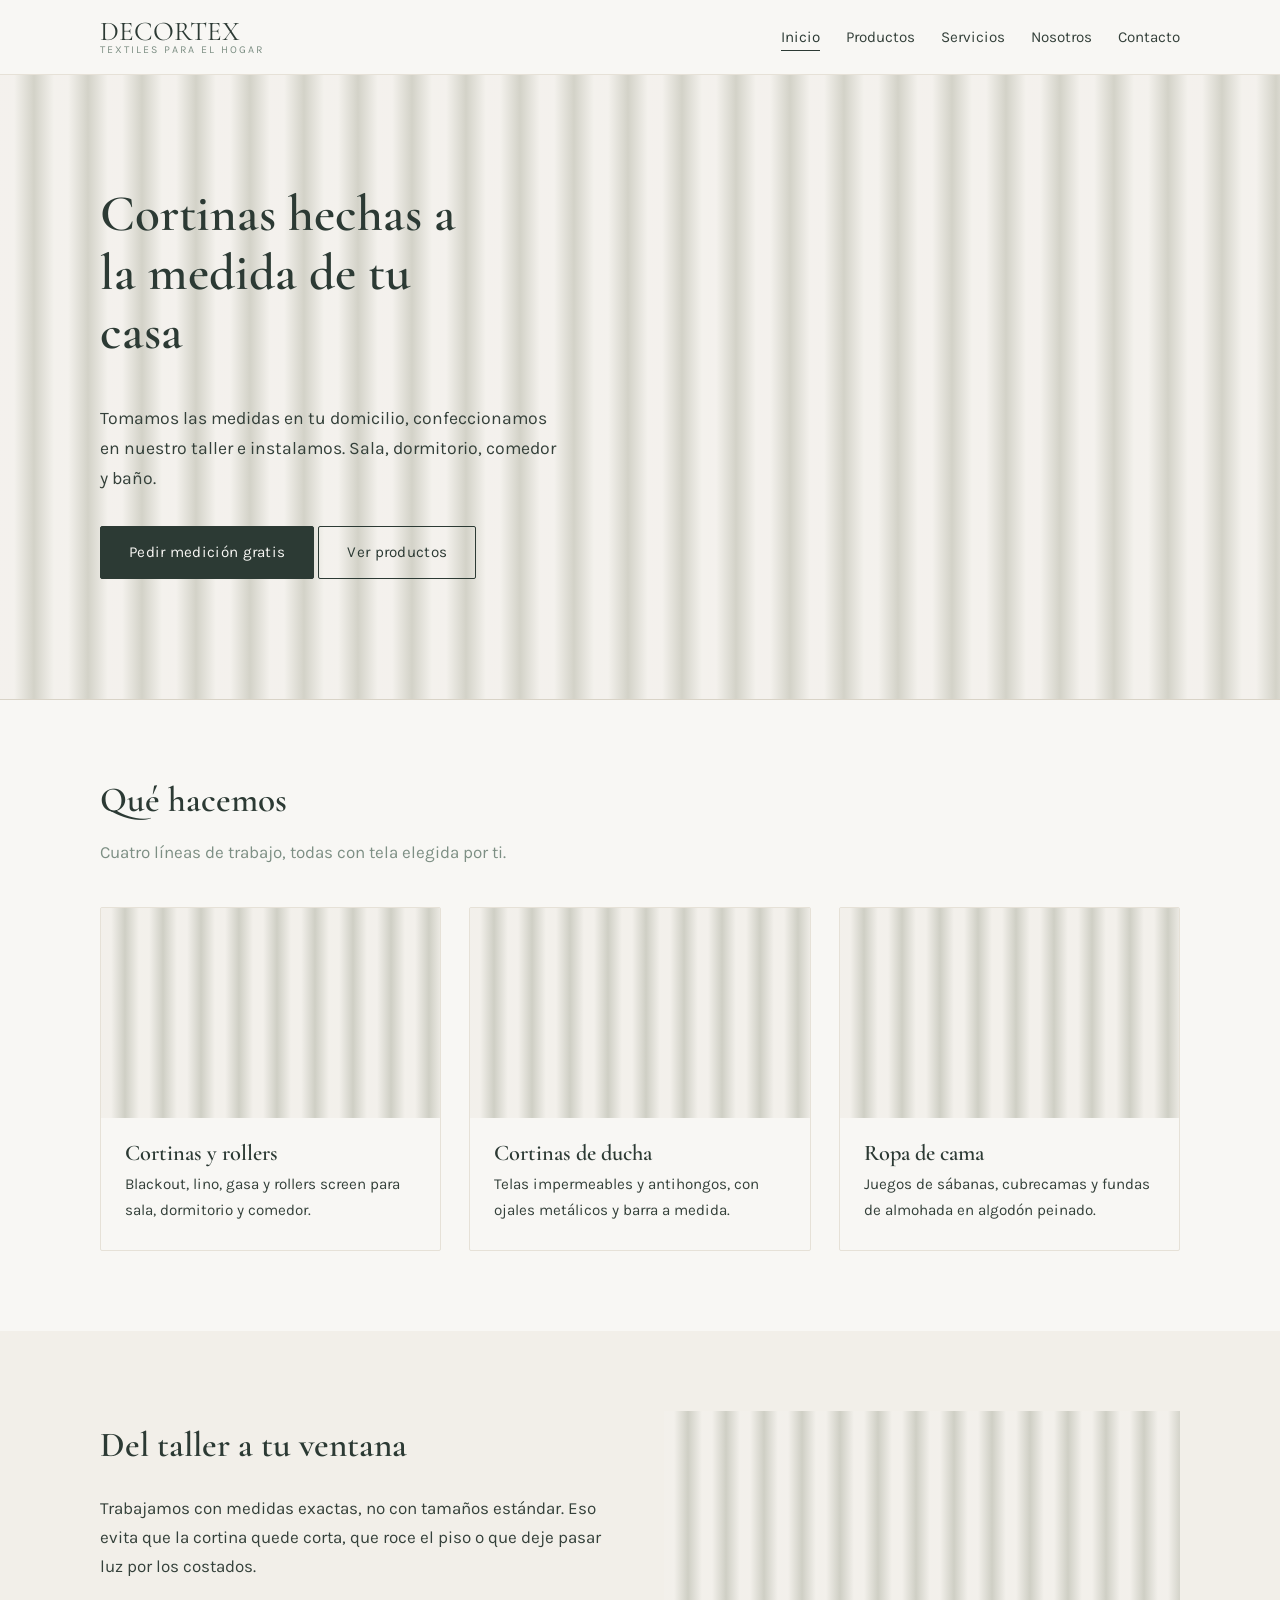
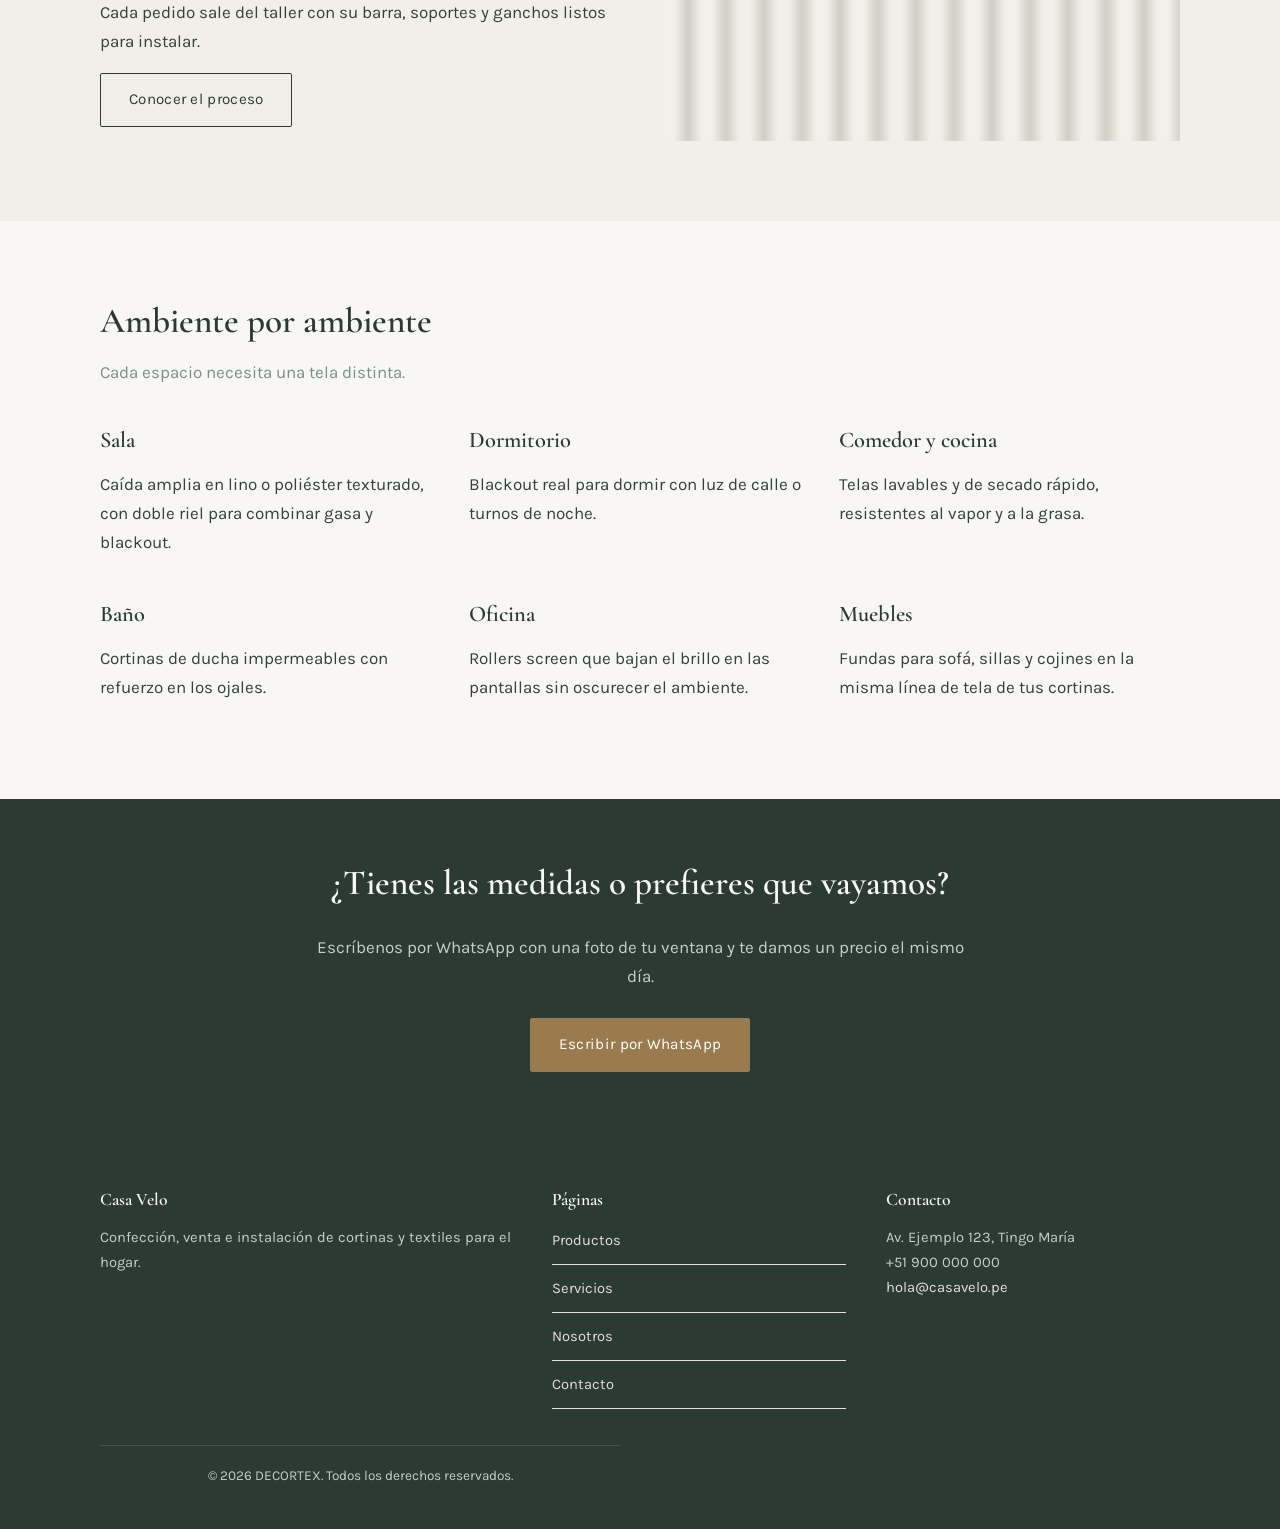
<file: index.html>
<!DOCTYPE html>
<html lang="es">
<head>
  <meta charset="UTF-8">
  <meta name="viewport" content="width=device-width, initial-scale=1.0">
  <title>Casa Velo | Cortinas y textiles para el hogar</title>
  <meta name="description" content="Confección e instalación de cortinas, rollers, sábanas, cortinas de ducha y fundas para muebles.">
  <link rel="preconnect" href="https://fonts.googleapis.com">
  <link rel="preconnect" href="https://fonts.gstatic.com" crossorigin>
  <link href="https://fonts.googleapis.com/css2?family=Cormorant+Garamond:wght@500;600&family=Karla:wght@400;500&display=swap" rel="stylesheet">
  <link rel="stylesheet" href="estilos.css">
  
</head>
<body>

  <!-- ===== Cabecera con el menú (se repite igual en todas las páginas) ===== -->
  <header class="cabecera">
    <div class="contenedor barra">
      <a href="index.html" class="logo">DECORTEX<span>TEXTILES PARA EL HOGAR</span></a>
      <nav>
        <ul class="menu">
          <li><a href="index.html" class="activo">Inicio</a></li>
          <li><a href="productos.html">Productos</a></li>
          <li><a href="servicios.html">Servicios</a></li>
          <li><a href="nosotros.html">Nosotros</a></li>
          <li><a href="contacto.html">Contacto</a></li>
        </ul>
      </nav>
    </div>
  </header>

  <!-- ===== Portada ===== -->
  <section class="portada">
    <div class="contenedor portada-texto">
      <h1>Cortinas hechas a la medida de tu casa</h1>
      <p>Tomamos las medidas en tu domicilio, confeccionamos en nuestro taller e instalamos. Sala, dormitorio, comedor y baño.</p>
      <a href="contacto.html" class="boton">Pedir medición gratis</a>
      <a href="productos.html" class="boton boton-claro">Ver productos</a>
    </div>
  </section>

  <!-- ===== Categorías principales ===== -->
  <section class="seccion">
    <div class="contenedor">
      <h2 class="titulo-seccion">Qué hacemos</h2>
      <p class="bajada">Cuatro líneas de trabajo, todas con tela elegida por ti.</p>

      <div class="grilla-3">
        <article class="tarjeta">
          <div class="foto"></div>
          <div class="tarjeta-texto">
            <h3>Cortinas y rollers</h3>
            <p>Blackout, lino, gasa y rollers screen para sala, dormitorio y comedor.</p>
          </div>
        </article>

        <article class="tarjeta">
          <div class="foto"></div>
          <div class="tarjeta-texto">
            <h3>Cortinas de ducha</h3>
            <p>Telas impermeables y antihongos, con ojales metálicos y barra a medida.</p>
          </div>
        </article>

        <article class="tarjeta">
          <div class="foto"></div>
          <div class="tarjeta-texto">
            <h3>Ropa de cama</h3>
            <p>Juegos de sábanas, cubrecamas y fundas de almohada en algodón peinado.</p>
          </div>
        </article>
      </div>
    </div>
  </section>

  <!-- ===== Bloque de texto + imagen ===== -->
  <section class="seccion seccion-arena">
    <div class="contenedor grilla-2">
      <div>
        <h2>Del taller a tu ventana</h2>
        <p>Trabajamos con medidas exactas, no con tamaños estándar. Eso evita que la cortina quede corta, que roce el piso o que deje pasar luz por los costados.</p>
        <p>Cada pedido sale del taller con su barra, soportes y ganchos listos para instalar.</p>
        <a href="servicios.html" class="boton boton-claro">Conocer el proceso</a>
      </div>
      <div class="foto foto-alta"></div>
    </div>
  </section>

  <!-- ===== Ambientes ===== -->
  <section class="seccion">
    <div class="contenedor">
      <h2 class="titulo-seccion">Ambiente por ambiente</h2>
      <p class="bajada">Cada espacio necesita una tela distinta.</p>

      <div class="grilla-3">
        <div>
          <h3>Sala</h3>
          <p>Caída amplia en lino o poliéster texturado, con doble riel para combinar gasa y blackout.</p>
        </div>
        <div>
          <h3>Dormitorio</h3>
          <p>Blackout real para dormir con luz de calle o turnos de noche.</p>
        </div>
        <div>
          <h3>Comedor y cocina</h3>
          <p>Telas lavables y de secado rápido, resistentes al vapor y a la grasa.</p>
        </div>
        <div>
          <h3>Baño</h3>
          <p>Cortinas de ducha impermeables con refuerzo en los ojales.</p>
        </div>
        <div>
          <h3>Oficina</h3>
          <p>Rollers screen que bajan el brillo en las pantallas sin oscurecer el ambiente.</p>
        </div>
        <div>
          <h3>Muebles</h3>
          <p>Fundas para sofá, sillas y cojines en la misma línea de tela de tus cortinas.</p>
        </div>
      </div>
    </div>
  </section>

  <!-- ===== Llamada a la acción ===== -->
  <section class="franja">
    <div class="contenedor">
      <h2>¿Tienes las medidas o prefieres que vayamos?</h2>
      <p>Escríbenos por WhatsApp con una foto de tu ventana y te damos un precio el mismo día.</p>
      <a href="contacto.html" class="boton">Escribir por WhatsApp</a>
    </div>
  </section>

  <!-- ===== Pie de página (se repite igual en todas las páginas) ===== -->
  <footer class="pie">
    <div class="contenedor">
      <div class="pie-columnas">
        <div>
          <h3>Casa Velo</h3>
          <p>Confección, venta e instalación de cortinas y textiles para el hogar.</p>
        </div>
        <div>
          <h3>Páginas</h3>
          <ul class="lista-limpia">
            <li><a href="productos.html">Productos</a></li>
            <li><a href="servicios.html">Servicios</a></li>
            <li><a href="nosotros.html">Nosotros</a></li>
            <li><a href="contacto.html">Contacto</a></li>
          </ul>
        </div>
        <div>
          <h3>Contacto</h3>
          <p>
            Av. Ejemplo 123, Tingo María<br>
            +51 900 000 000<br>
            <a href="mailto:hola@casavelo.pe">hola@casavelo.pe</a>
          </p>
        </div>
      </div>
      <p class="pie-final">© 2026 DECORTEX. Todos los derechos reservados.</p>
    </div>
  </footer>

</body>
</html>
</file>
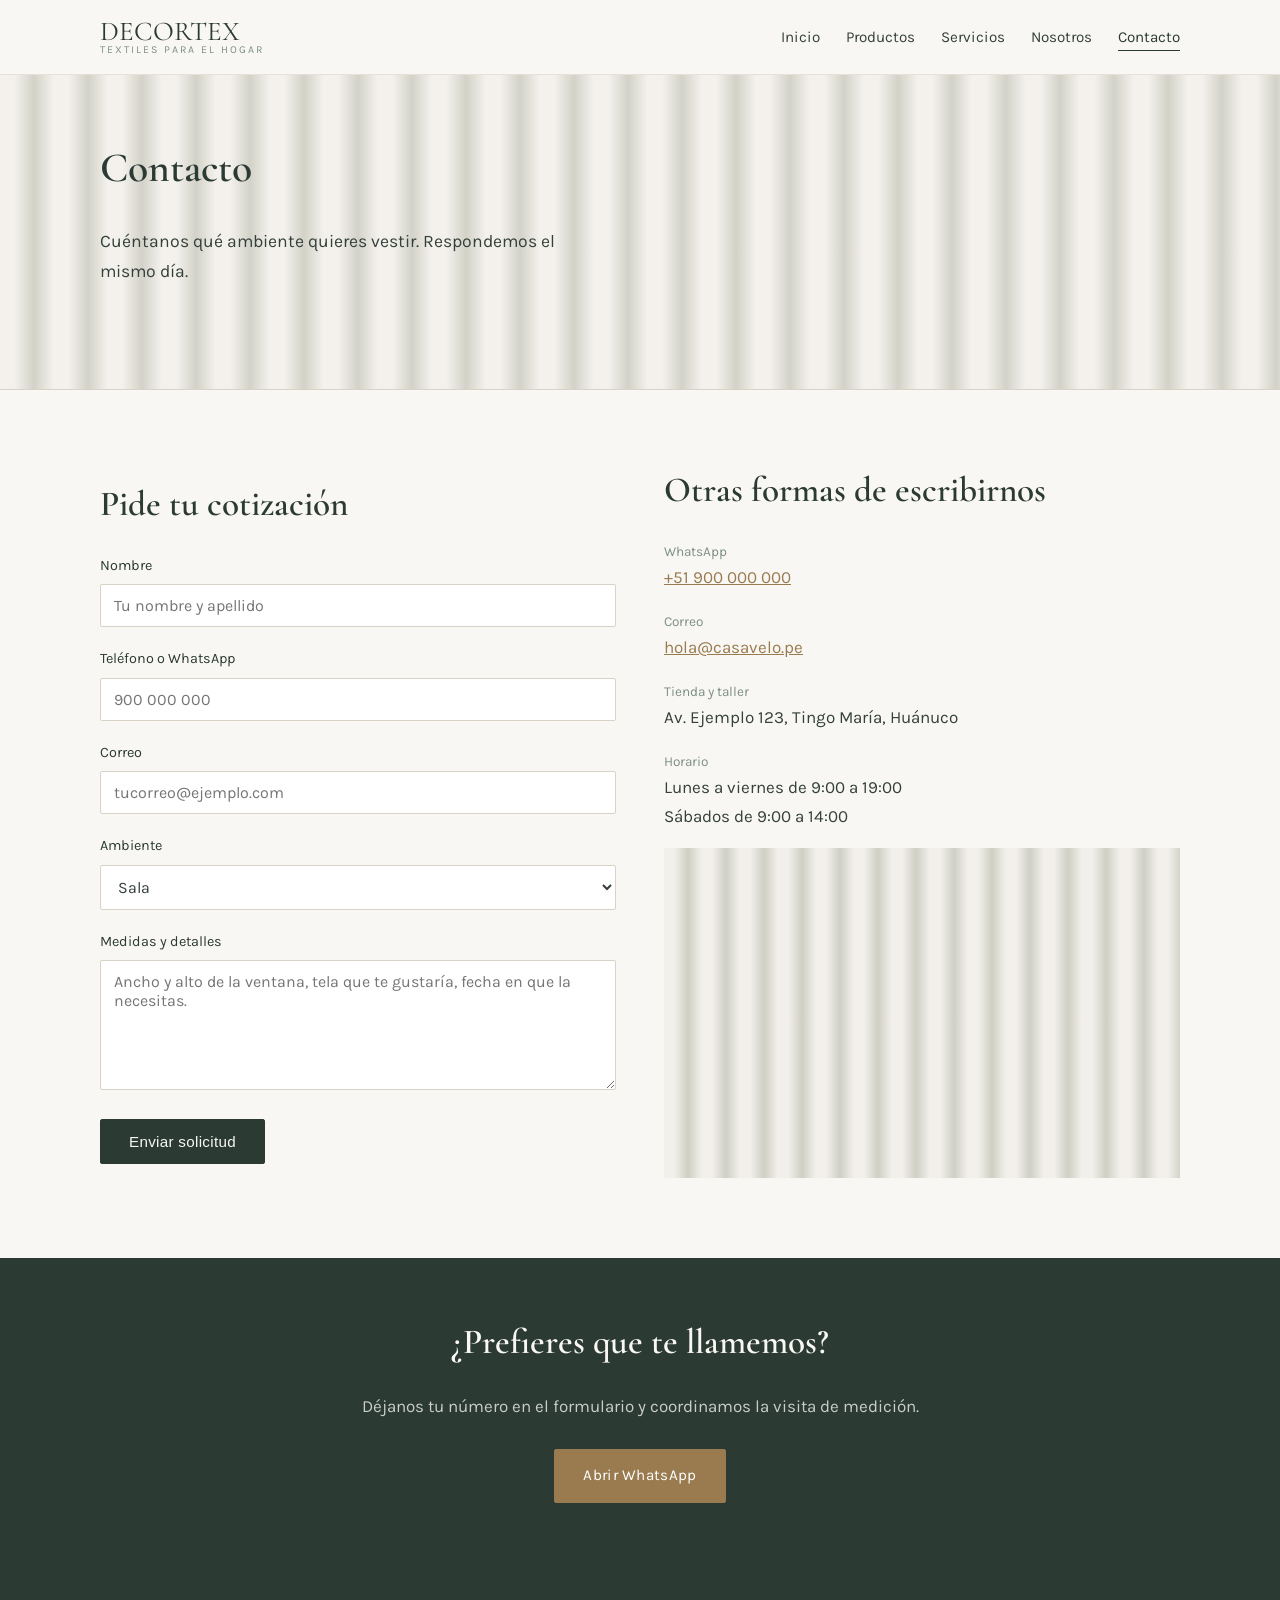
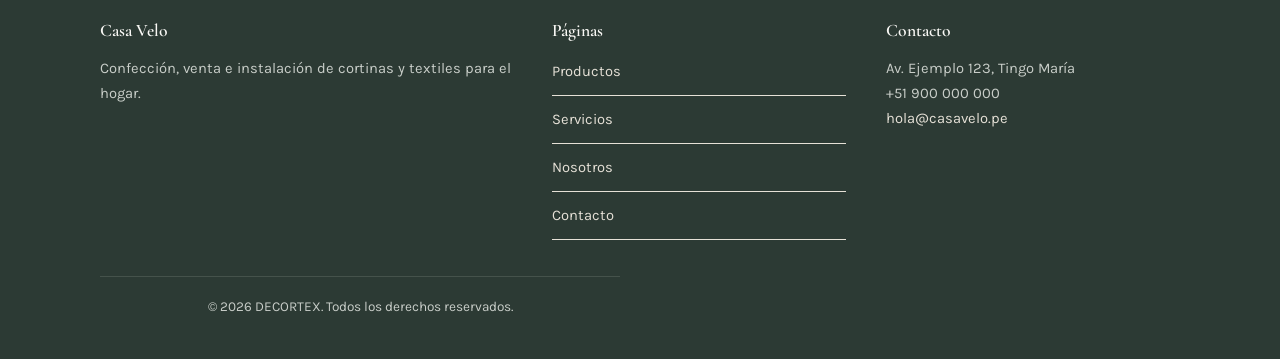
<file: contacto.html>
<!DOCTYPE html>
<html lang="es">
<head>
  <meta charset="UTF-8">
  <meta name="viewport" content="width=device-width, initial-scale=1.0">
  <title>Contacto | Casa Velo</title>
  <meta name="description" content="Pide tu cotización de cortinas: teléfono, WhatsApp, correo y formulario.">
  <link rel="preconnect" href="https://fonts.googleapis.com">
  <link rel="preconnect" href="https://fonts.gstatic.com" crossorigin>
  <link href="https://fonts.googleapis.com/css2?family=Cormorant+Garamond:wght@500;600&family=Karla:wght@400;500&display=swap" rel="stylesheet">
  <link rel="stylesheet" href="estilos.css">
</head>
<body>

  <header class="cabecera">
    <div class="contenedor barra">
      <a href="index.html" class="logo">DECORTEX<span>TEXTILES PARA EL HOGAR</span></a>
      <nav>
        <ul class="menu">
          <li><a href="index.html">Inicio</a></li>
          <li><a href="productos.html">Productos</a></li>
          <li><a href="servicios.html">Servicios</a></li>
          <li><a href="nosotros.html">Nosotros</a></li>
          <li><a href="contacto.html" class="activo">Contacto</a></li>
        </ul>
      </nav>
    </div>
  </header>

  <section class="portada portada-interior">
    <div class="contenedor portada-texto">
      <h1>Contacto</h1>
      <p>Cuéntanos qué ambiente quieres vestir. Respondemos el mismo día.</p>
    </div>
  </section>

  <section class="seccion">
    <div class="contenedor grilla-2">

      <!-- ===== Formulario =====
           Este formulario todavía no envía nada: HTML solo arma la
           interfaz. Cuando quieras que llegue a tu correo, puedes usar
           un servicio como Formspree en el atributo action. -->
      <div>
        <h2>Pide tu cotización</h2>
        <form class="formulario" action="#" method="post">

          <label for="nombre">Nombre</label>
          <input type="text" id="nombre" name="nombre" placeholder="Tu nombre y apellido" required>

          <label for="telefono">Teléfono o WhatsApp</label>
          <input type="tel" id="telefono" name="telefono" placeholder="900 000 000" required>

          <label for="correo">Correo</label>
          <input type="email" id="correo" name="correo" placeholder="tucorreo@ejemplo.com">

          <label for="ambiente">Ambiente</label>
          <select id="ambiente" name="ambiente">
            <option value="sala">Sala</option>
            <option value="dormitorio">Dormitorio</option>
            <option value="comedor">Comedor o cocina</option>
            <option value="bano">Baño</option>
            <option value="oficina">Oficina</option>
            <option value="otro">Otro</option>
          </select>

          <label for="mensaje">Medidas y detalles</label>
          <textarea id="mensaje" name="mensaje" placeholder="Ancho y alto de la ventana, tela que te gustaría, fecha en que la necesitas."></textarea>

          <button type="submit" class="boton">Enviar solicitud</button>
        </form>
      </div>

      <!-- ===== Datos de contacto ===== -->
      <div class="datos-contacto">
        <h2>Otras formas de escribirnos</h2>

        <p>
          <span class="dato-titulo">WhatsApp</span>
          <a href="https://wa.me/51900000000">+51 900 000 000</a>
        </p>

        <p>
          <span class="dato-titulo">Correo</span>
          <a href="mailto:hola@casavelo.pe">hola@casavelo.pe</a>
        </p>

        <p>
          <span class="dato-titulo">Tienda y taller</span>
          Av. Ejemplo 123, Tingo María, Huánuco
        </p>

        <p>
          <span class="dato-titulo">Horario</span>
          Lunes a viernes de 9:00 a 19:00<br>
          Sábados de 9:00 a 14:00
        </p>

        <div class="foto foto-alta"></div>
      </div>

    </div>
  </section>

  <section class="franja">
    <div class="contenedor">
      <h2>¿Prefieres que te llamemos?</h2>
      <p>Déjanos tu número en el formulario y coordinamos la visita de medición.</p>
      <a href="https://wa.me/51900000000" class="boton">Abrir WhatsApp</a>
    </div>
  </section>

  <footer class="pie">
    <div class="contenedor">
      <div class="pie-columnas">
        <div>
          <h3>Casa Velo</h3>
          <p>Confección, venta e instalación de cortinas y textiles para el hogar.</p>
        </div>
        <div>
          <h3>Páginas</h3>
          <ul class="lista-limpia">
            <li><a href="productos.html">Productos</a></li>
            <li><a href="servicios.html">Servicios</a></li>
            <li><a href="nosotros.html">Nosotros</a></li>
            <li><a href="contacto.html">Contacto</a></li>
          </ul>
        </div>
        <div>
          <h3>Contacto</h3>
          <p>
            Av. Ejemplo 123, Tingo María<br>
            +51 900 000 000<br>
            <a href="mailto:hola@casavelo.pe">hola@casavelo.pe</a>
          </p>
        </div>
      </div>
      <p class="pie-final">© 2026 DECORTEX. Todos los derechos reservados.</p>
    </div>
  </footer>

</body>
</html>
</file>
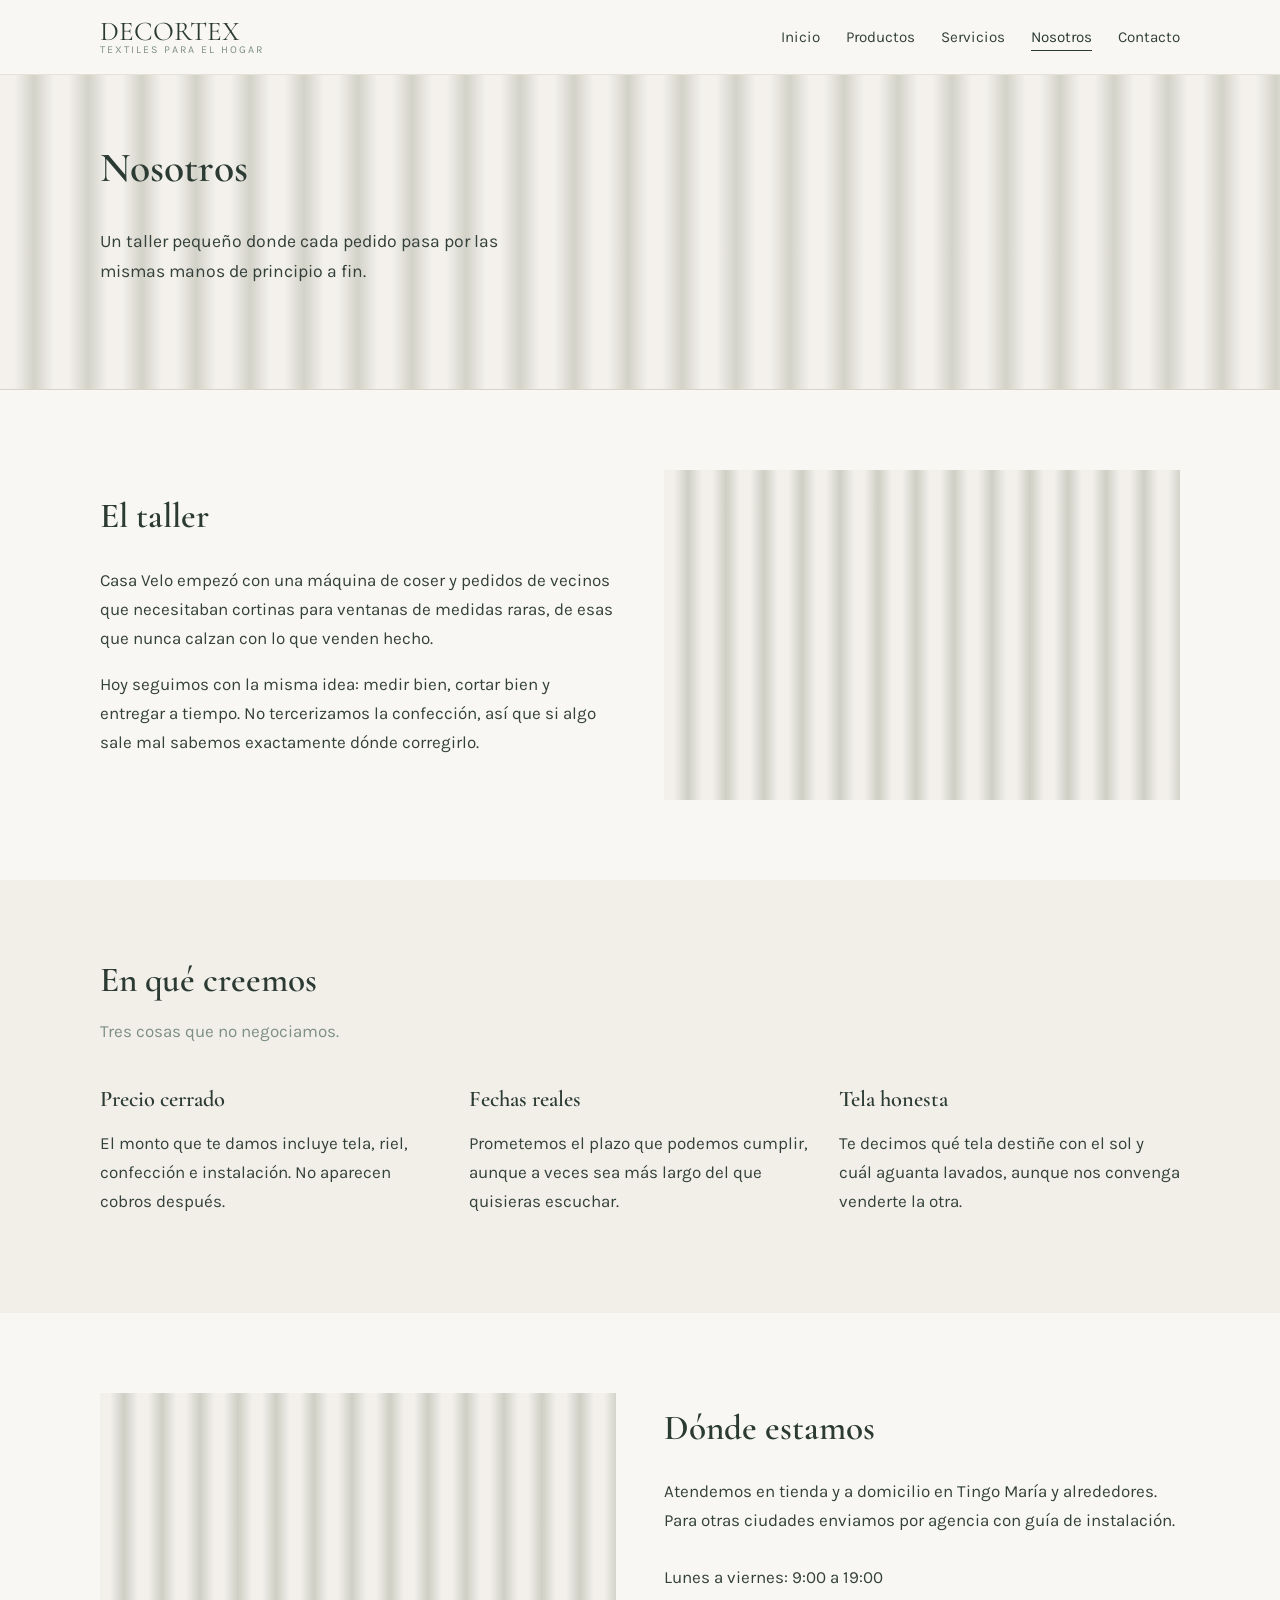
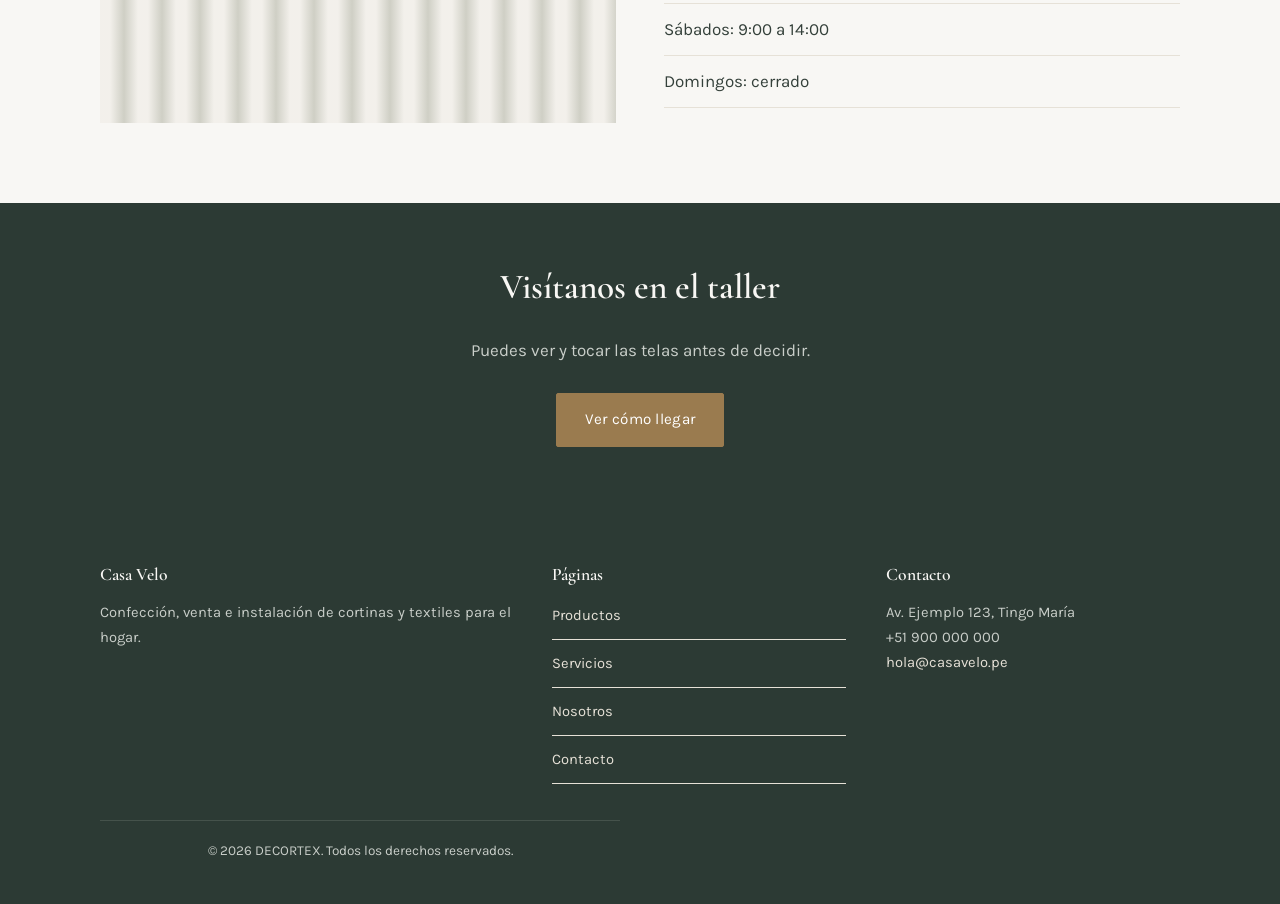
<file: nosotros.html>
<!DOCTYPE html>
<html lang="es">
<head>
  <meta charset="UTF-8">
  <meta name="viewport" content="width=device-width, initial-scale=1.0">
  <title>Nosotros | Casa Velo</title>
  <meta name="description" content="Taller familiar de confección de cortinas y textiles para el hogar.">
  <link rel="preconnect" href="https://fonts.googleapis.com">
  <link rel="preconnect" href="https://fonts.gstatic.com" crossorigin>
  <link href="https://fonts.googleapis.com/css2?family=Cormorant+Garamond:wght@500;600&family=Karla:wght@400;500&display=swap" rel="stylesheet">
  <link rel="stylesheet" href="estilos.css">
</head>
<body>

  <header class="cabecera">
    <div class="contenedor barra">
      <a href="index.html" class="logo">DECORTEX<span>TEXTILES PARA EL HOGAR</span></a>
      <nav>
        <ul class="menu">
          <li><a href="index.html">Inicio</a></li>
          <li><a href="productos.html">Productos</a></li>
          <li><a href="servicios.html">Servicios</a></li>
          <li><a href="nosotros.html" class="activo">Nosotros</a></li>
          <li><a href="contacto.html">Contacto</a></li>
        </ul>
      </nav>
    </div>
  </header>

  <section class="portada portada-interior">
    <div class="contenedor portada-texto">
      <h1>Nosotros</h1>
      <p>Un taller pequeño donde cada pedido pasa por las mismas manos de principio a fin.</p>
    </div>
  </section>

  <section class="seccion">
    <div class="contenedor grilla-2">
      <div>
        <h2>El taller</h2>
        <p>Casa Velo empezó con una máquina de coser y pedidos de vecinos que necesitaban cortinas para ventanas de medidas raras, de esas que nunca calzan con lo que venden hecho.</p>
        <p>Hoy seguimos con la misma idea: medir bien, cortar bien y entregar a tiempo. No tercerizamos la confección, así que si algo sale mal sabemos exactamente dónde corregirlo.</p>
      </div>
      <div class="foto foto-alta"></div>
    </div>
  </section>

  <section class="seccion seccion-arena">
    <div class="contenedor">
      <h2 class="titulo-seccion">En qué creemos</h2>
      <p class="bajada">Tres cosas que no negociamos.</p>

      <div class="grilla-3">
        <div>
          <h3>Precio cerrado</h3>
          <p>El monto que te damos incluye tela, riel, confección e instalación. No aparecen cobros después.</p>
        </div>
        <div>
          <h3>Fechas reales</h3>
          <p>Prometemos el plazo que podemos cumplir, aunque a veces sea más largo del que quisieras escuchar.</p>
        </div>
        <div>
          <h3>Tela honesta</h3>
          <p>Te decimos qué tela destiñe con el sol y cuál aguanta lavados, aunque nos convenga venderte la otra.</p>
        </div>
      </div>
    </div>
  </section>

  <section class="seccion">
    <div class="contenedor grilla-2">
      <div class="foto foto-alta"></div>
      <div>
        <h2>Dónde estamos</h2>
        <p>Atendemos en tienda y a domicilio en Tingo María y alrededores. Para otras ciudades enviamos por agencia con guía de instalación.</p>
        <ul class="lista-limpia">
          <li>Lunes a viernes: 9:00 a 19:00</li>
          <li>Sábados: 9:00 a 14:00</li>
          <li>Domingos: cerrado</li>
        </ul>
      </div>
    </div>
  </section>

  <section class="franja">
    <div class="contenedor">
      <h2>Visítanos en el taller</h2>
      <p>Puedes ver y tocar las telas antes de decidir.</p>
      <a href="contacto.html" class="boton">Ver cómo llegar</a>
    </div>
  </section>

  <footer class="pie">
    <div class="contenedor">
      <div class="pie-columnas">
        <div>
          <h3>Casa Velo</h3>
          <p>Confección, venta e instalación de cortinas y textiles para el hogar.</p>
        </div>
        <div>
          <h3>Páginas</h3>
          <ul class="lista-limpia">
            <li><a href="productos.html">Productos</a></li>
            <li><a href="servicios.html">Servicios</a></li>
            <li><a href="nosotros.html">Nosotros</a></li>
            <li><a href="contacto.html">Contacto</a></li>
          </ul>
        </div>
        <div>
          <h3>Contacto</h3>
          <p>
            Av. Ejemplo 123, Tingo María<br>
            +51 900 000 000<br>
            <a href="mailto:hola@casavelo.pe">hola@casavelo.pe</a>
          </p>
        </div>
      </div>
      <p class="pie-final">© 2026 DECORTEX. Todos los derechos reservados.</p>
    </div>
  </footer>

</body>
</html>
</file>
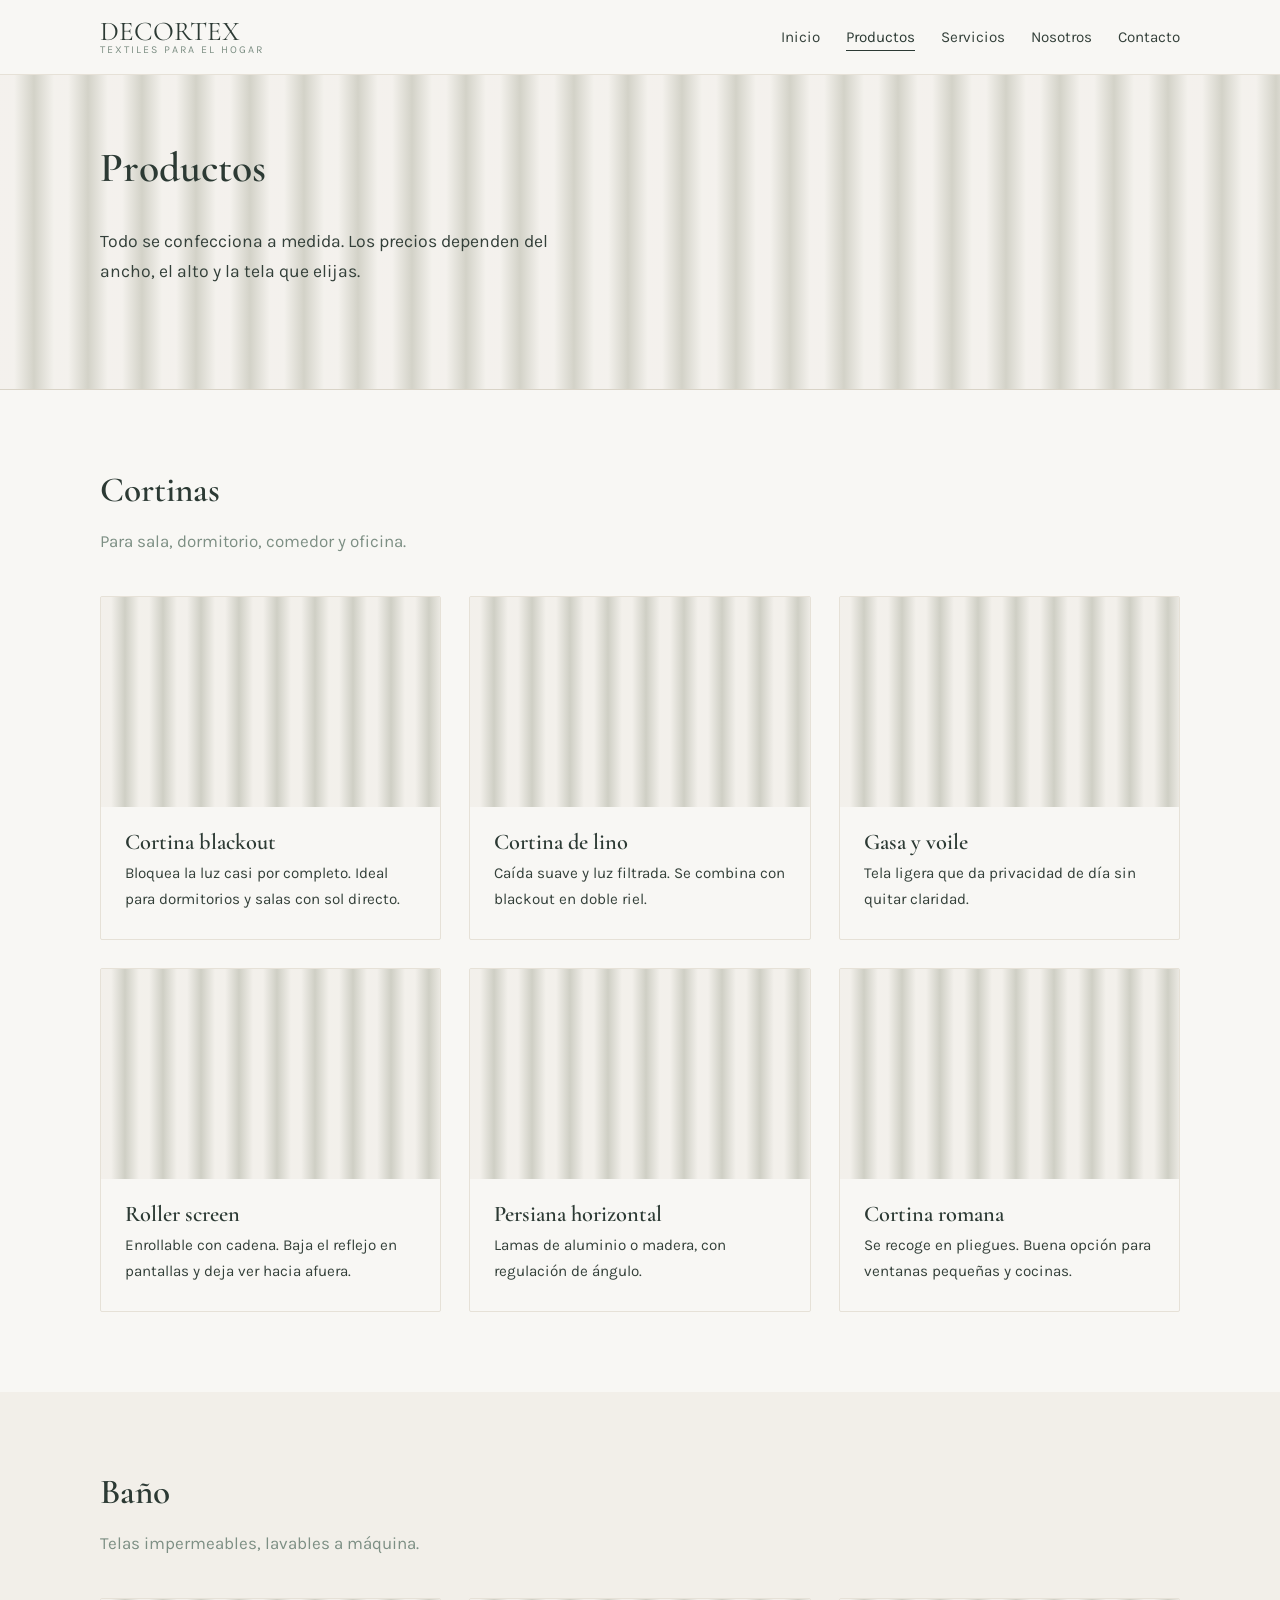
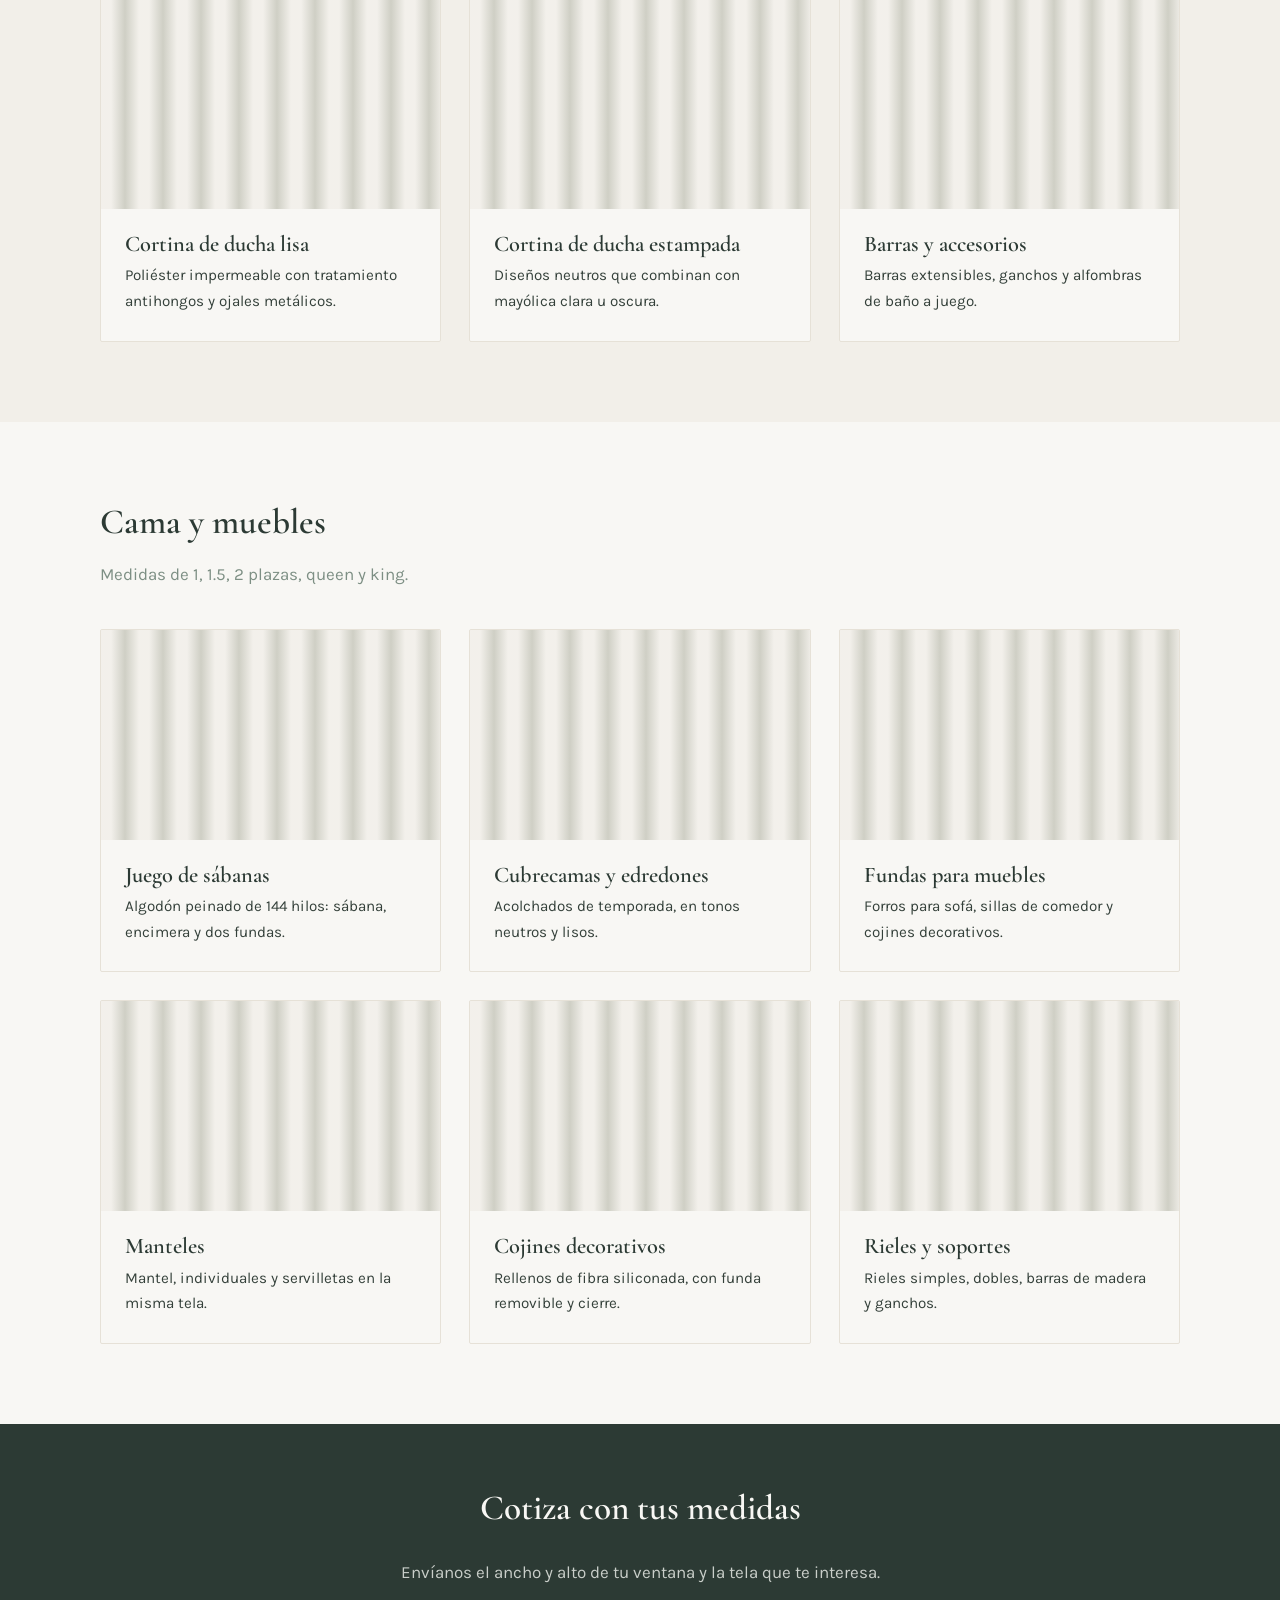
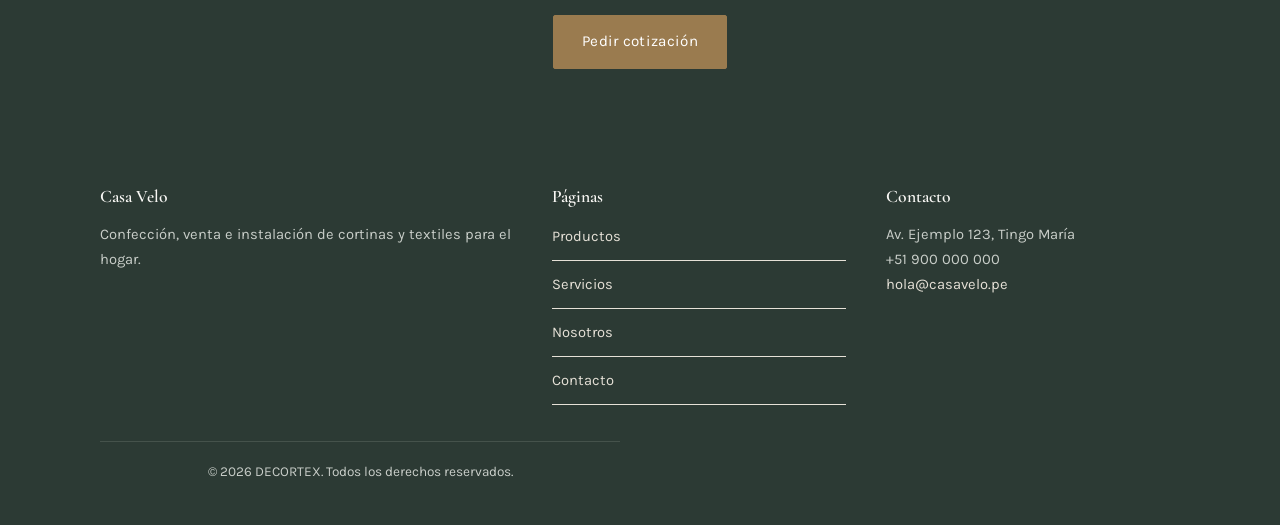
<file: productos.html>
<!DOCTYPE html>
<html lang="es">
<head>
  <meta charset="UTF-8">
  <meta name="viewport" content="width=device-width, initial-scale=1.0">
  <title>Productos | Casa Velo</title>
  <meta name="description" content="Cortinas, rollers, persianas, sábanas, cortinas de ducha y fundas para muebles.">
  <link rel="preconnect" href="https://fonts.googleapis.com">
  <link rel="preconnect" href="https://fonts.gstatic.com" crossorigin>
  <link href="https://fonts.googleapis.com/css2?family=Cormorant+Garamond:wght@500;600&family=Karla:wght@400;500&display=swap" rel="stylesheet">
  <link rel="stylesheet" href="estilos.css">
</head>
<body>

  <header class="cabecera">
    <div class="contenedor barra">
      <a href="index.html" class="logo">DECORTEX<span>TEXTILES PARA EL HOGAR</span></a>
      <nav>
        <ul class="menu">
          <li><a href="index.html">Inicio</a></li>
          <li><a href="productos.html" class="activo">Productos</a></li>
          <li><a href="servicios.html">Servicios</a></li>
          <li><a href="nosotros.html">Nosotros</a></li>
          <li><a href="contacto.html">Contacto</a></li>
        </ul>
      </nav>
    </div>
  </header>

  <section class="portada portada-interior">
    <div class="contenedor portada-texto">
      <h1>Productos</h1>
      <p>Todo se confecciona a medida. Los precios dependen del ancho, el alto y la tela que elijas.</p>
    </div>
  </section>

  <!-- ===== Cortinas ===== -->
  <section class="seccion">
    <div class="contenedor">
      <h2 class="titulo-seccion">Cortinas</h2>
      <p class="bajada">Para sala, dormitorio, comedor y oficina.</p>

      <div class="grilla-3">
        <article class="tarjeta">
          <div class="foto"></div>
          <div class="tarjeta-texto">
            <h3>Cortina blackout</h3>
            <p>Bloquea la luz casi por completo. Ideal para dormitorios y salas con sol directo.</p>
          </div>
        </article>

        <article class="tarjeta">
          <div class="foto"></div>
          <div class="tarjeta-texto">
            <h3>Cortina de lino</h3>
            <p>Caída suave y luz filtrada. Se combina con blackout en doble riel.</p>
          </div>
        </article>

        <article class="tarjeta">
          <div class="foto"></div>
          <div class="tarjeta-texto">
            <h3>Gasa y voile</h3>
            <p>Tela ligera que da privacidad de día sin quitar claridad.</p>
          </div>
        </article>

        <article class="tarjeta">
          <div class="foto"></div>
          <div class="tarjeta-texto">
            <h3>Roller screen</h3>
            <p>Enrollable con cadena. Baja el reflejo en pantallas y deja ver hacia afuera.</p>
          </div>
        </article>

        <article class="tarjeta">
          <div class="foto"></div>
          <div class="tarjeta-texto">
            <h3>Persiana horizontal</h3>
            <p>Lamas de aluminio o madera, con regulación de ángulo.</p>
          </div>
        </article>

        <article class="tarjeta">
          <div class="foto"></div>
          <div class="tarjeta-texto">
            <h3>Cortina romana</h3>
            <p>Se recoge en pliegues. Buena opción para ventanas pequeñas y cocinas.</p>
          </div>
        </article>
      </div>
    </div>
  </section>

  <!-- ===== Baño ===== -->
  <section class="seccion seccion-arena">
    <div class="contenedor">
      <h2 class="titulo-seccion">Baño</h2>
      <p class="bajada">Telas impermeables, lavables a máquina.</p>

      <div class="grilla-3">
        <article class="tarjeta">
          <div class="foto"></div>
          <div class="tarjeta-texto">
            <h3>Cortina de ducha lisa</h3>
            <p>Poliéster impermeable con tratamiento antihongos y ojales metálicos.</p>
          </div>
        </article>

        <article class="tarjeta">
          <div class="foto"></div>
          <div class="tarjeta-texto">
            <h3>Cortina de ducha estampada</h3>
            <p>Diseños neutros que combinan con mayólica clara u oscura.</p>
          </div>
        </article>

        <article class="tarjeta">
          <div class="foto"></div>
          <div class="tarjeta-texto">
            <h3>Barras y accesorios</h3>
            <p>Barras extensibles, ganchos y alfombras de baño a juego.</p>
          </div>
        </article>
      </div>
    </div>
  </section>

  <!-- ===== Cama y muebles ===== -->
  <section class="seccion">
    <div class="contenedor">
      <h2 class="titulo-seccion">Cama y muebles</h2>
      <p class="bajada">Medidas de 1, 1.5, 2 plazas, queen y king.</p>

      <div class="grilla-3">
        <article class="tarjeta">
          <div class="foto"></div>
          <div class="tarjeta-texto">
            <h3>Juego de sábanas</h3>
            <p>Algodón peinado de 144 hilos: sábana, encimera y dos fundas.</p>
          </div>
        </article>

        <article class="tarjeta">
          <div class="foto"></div>
          <div class="tarjeta-texto">
            <h3>Cubrecamas y edredones</h3>
            <p>Acolchados de temporada, en tonos neutros y lisos.</p>
          </div>
        </article>

        <article class="tarjeta">
          <div class="foto"></div>
          <div class="tarjeta-texto">
            <h3>Fundas para muebles</h3>
            <p>Forros para sofá, sillas de comedor y cojines decorativos.</p>
          </div>
        </article>

        <article class="tarjeta">
          <div class="foto"></div>
          <div class="tarjeta-texto">
            <h3>Manteles</h3>
            <p>Mantel, individuales y servilletas en la misma tela.</p>
          </div>
        </article>

        <article class="tarjeta">
          <div class="foto"></div>
          <div class="tarjeta-texto">
            <h3>Cojines decorativos</h3>
            <p>Rellenos de fibra siliconada, con funda removible y cierre.</p>
          </div>
        </article>

        <article class="tarjeta">
          <div class="foto"></div>
          <div class="tarjeta-texto">
            <h3>Rieles y soportes</h3>
            <p>Rieles simples, dobles, barras de madera y ganchos.</p>
          </div>
        </article>
      </div>
    </div>
  </section>

  <section class="franja">
    <div class="contenedor">
      <h2>Cotiza con tus medidas</h2>
      <p>Envíanos el ancho y alto de tu ventana y la tela que te interesa.</p>
      <a href="contacto.html" class="boton">Pedir cotización</a>
    </div>
  </section>

  <footer class="pie">
    <div class="contenedor">
      <div class="pie-columnas">
        <div>
          <h3>Casa Velo</h3>
          <p>Confección, venta e instalación de cortinas y textiles para el hogar.</p>
        </div>
        <div>
          <h3>Páginas</h3>
          <ul class="lista-limpia">
            <li><a href="productos.html">Productos</a></li>
            <li><a href="servicios.html">Servicios</a></li>
            <li><a href="nosotros.html">Nosotros</a></li>
            <li><a href="contacto.html">Contacto</a></li>
          </ul>
        </div>
        <div>
          <h3>Contacto</h3>
          <p>
            Av. Ejemplo 123, Tingo María<br>
            +51 900 000 000<br>
            <a href="mailto:hola@casavelo.pe">hola@casavelo.pe</a>
          </p>
        </div>
      </div>
      <p class="pie-final">© 2026 DECORTEX. Todos los derechos reservados.</p>
    </div>
  </footer>

</body>
</html>
</file>
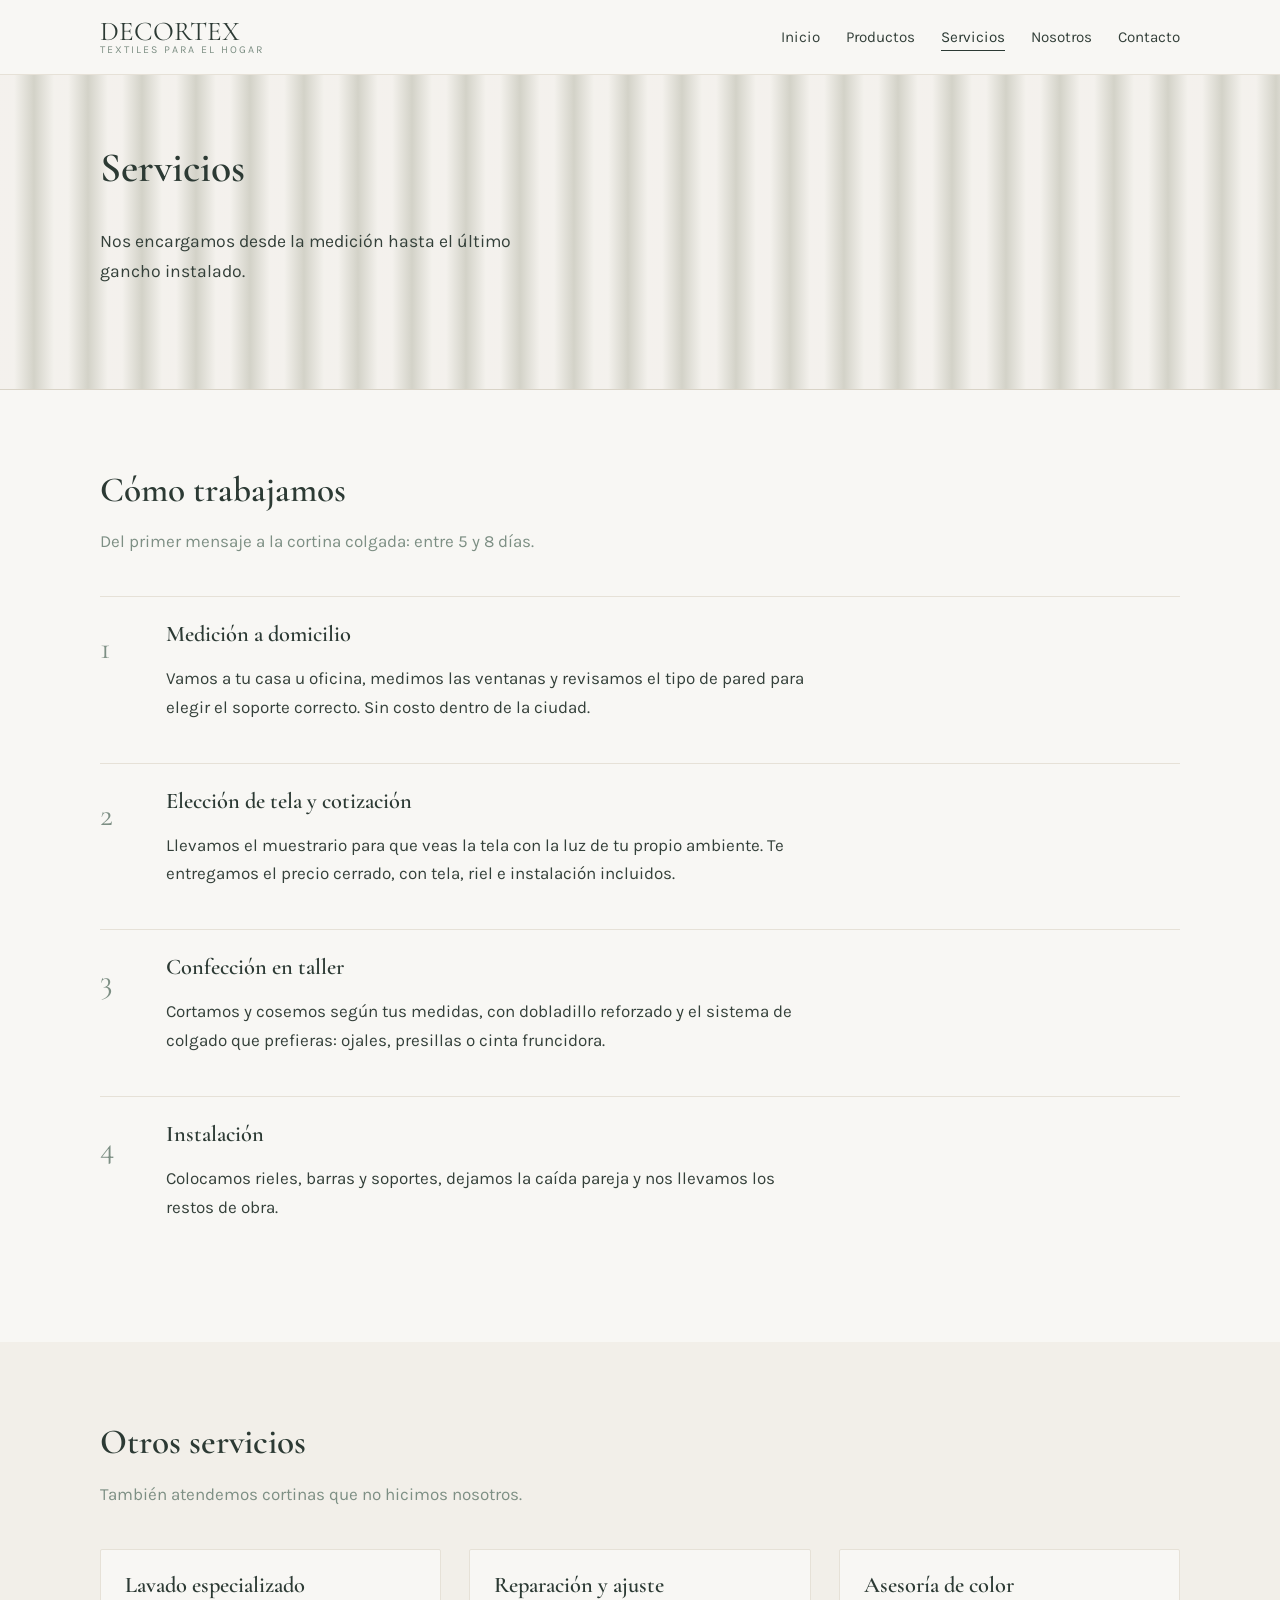
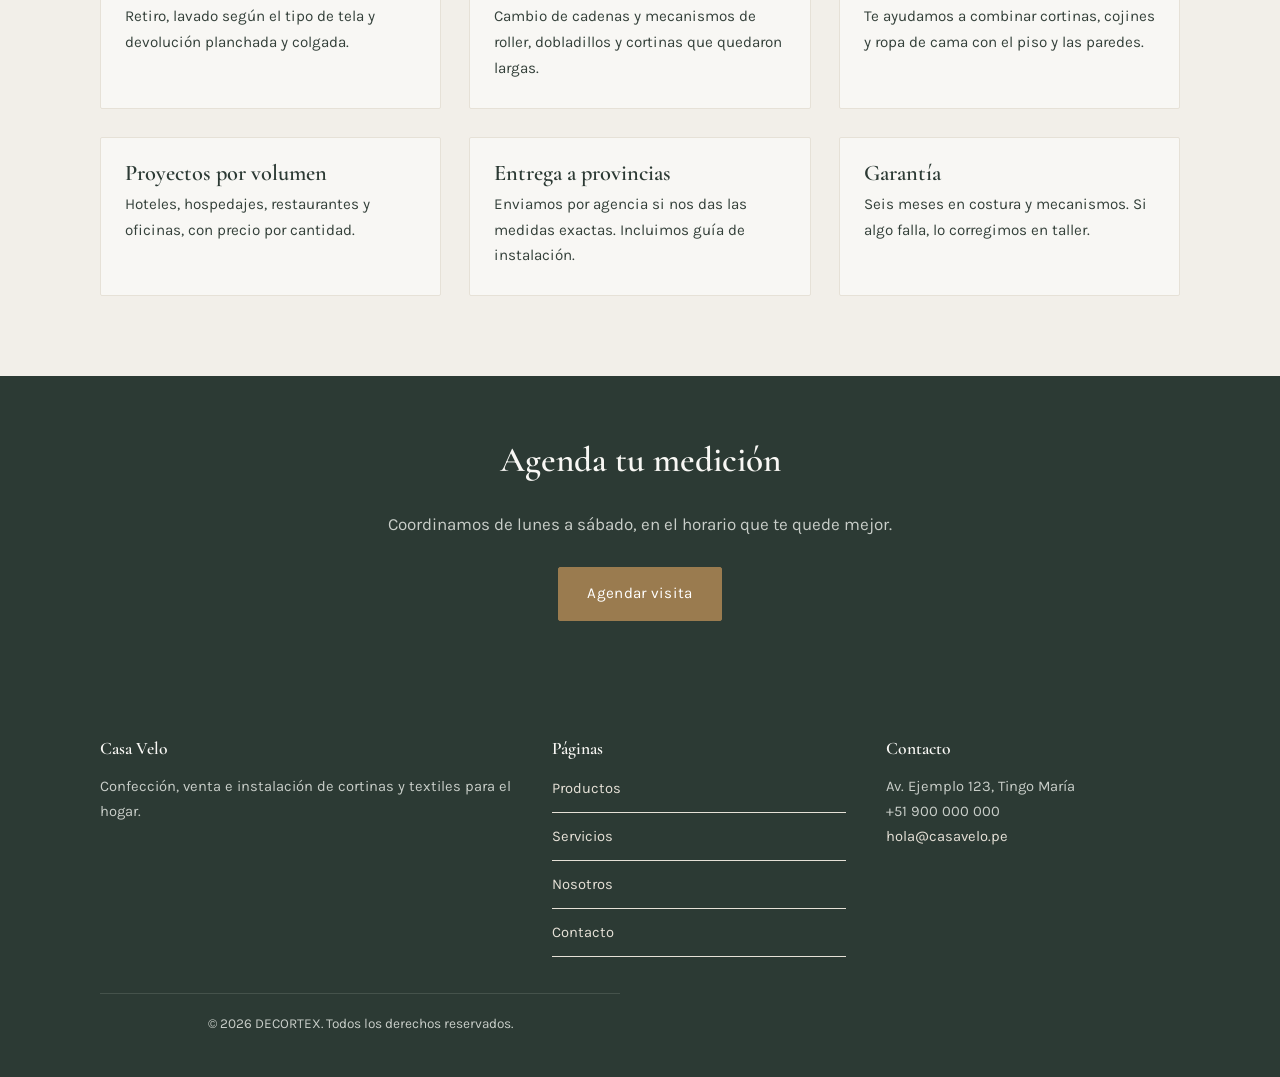
<file: servicios.html>
<!DOCTYPE html>
<html lang="es">
<head>
  <meta charset="UTF-8">
  <meta name="viewport" content="width=device-width, initial-scale=1.0">
  <title>Servicios | Casa Velo</title>
  <meta name="description" content="Medición a domicilio, confección a medida, instalación, lavado y reparación de cortinas.">
  <link rel="preconnect" href="https://fonts.googleapis.com">
  <link rel="preconnect" href="https://fonts.gstatic.com" crossorigin>
  <link href="https://fonts.googleapis.com/css2?family=Cormorant+Garamond:wght@500;600&family=Karla:wght@400;500&display=swap" rel="stylesheet">
  <link rel="stylesheet" href="estilos.css">
</head>
<body>

  <header class="cabecera">
    <div class="contenedor barra">
      <a href="index.html" class="logo">DECORTEX<span>TEXTILES PARA EL HOGAR</span></a>
      <nav>
        <ul class="menu">
          <li><a href="index.html">Inicio</a></li>
          <li><a href="productos.html">Productos</a></li>
          <li><a href="servicios.html" class="activo">Servicios</a></li>
          <li><a href="nosotros.html">Nosotros</a></li>
          <li><a href="contacto.html">Contacto</a></li>
        </ul>
      </nav>
    </div>
  </header>

  <section class="portada portada-interior">
    <div class="contenedor portada-texto">
      <h1>Servicios</h1>
      <p>Nos encargamos desde la medición hasta el último gancho instalado.</p>
    </div>
  </section>

  <!-- ===== Proceso: aquí los números sí indican un orden real ===== -->
  <section class="seccion">
    <div class="contenedor">
      <h2 class="titulo-seccion">Cómo trabajamos</h2>
      <p class="bajada">Del primer mensaje a la cortina colgada: entre 5 y 8 días.</p>

      <div class="paso">
        <div class="paso-numero">1</div>
        <div>
          <h3>Medición a domicilio</h3>
          <p>Vamos a tu casa u oficina, medimos las ventanas y revisamos el tipo de pared para elegir el soporte correcto. Sin costo dentro de la ciudad.</p>
        </div>
      </div>

      <div class="paso">
        <div class="paso-numero">2</div>
        <div>
          <h3>Elección de tela y cotización</h3>
          <p>Llevamos el muestrario para que veas la tela con la luz de tu propio ambiente. Te entregamos el precio cerrado, con tela, riel e instalación incluidos.</p>
        </div>
      </div>

      <div class="paso">
        <div class="paso-numero">3</div>
        <div>
          <h3>Confección en taller</h3>
          <p>Cortamos y cosemos según tus medidas, con dobladillo reforzado y el sistema de colgado que prefieras: ojales, presillas o cinta fruncidora.</p>
        </div>
      </div>

      <div class="paso">
        <div class="paso-numero">4</div>
        <div>
          <h3>Instalación</h3>
          <p>Colocamos rieles, barras y soportes, dejamos la caída pareja y nos llevamos los restos de obra.</p>
        </div>
      </div>
    </div>
  </section>

  <!-- ===== Otros servicios ===== -->
  <section class="seccion seccion-arena">
    <div class="contenedor">
      <h2 class="titulo-seccion">Otros servicios</h2>
      <p class="bajada">También atendemos cortinas que no hicimos nosotros.</p>

      <div class="grilla-3">
        <article class="tarjeta">
          <div class="tarjeta-texto">
            <h3>Lavado especializado</h3>
            <p>Retiro, lavado según el tipo de tela y devolución planchada y colgada.</p>
          </div>
        </article>

        <article class="tarjeta">
          <div class="tarjeta-texto">
            <h3>Reparación y ajuste</h3>
            <p>Cambio de cadenas y mecanismos de roller, dobladillos y cortinas que quedaron largas.</p>
          </div>
        </article>

        <article class="tarjeta">
          <div class="tarjeta-texto">
            <h3>Asesoría de color</h3>
            <p>Te ayudamos a combinar cortinas, cojines y ropa de cama con el piso y las paredes.</p>
          </div>
        </article>

        <article class="tarjeta">
          <div class="tarjeta-texto">
            <h3>Proyectos por volumen</h3>
            <p>Hoteles, hospedajes, restaurantes y oficinas, con precio por cantidad.</p>
          </div>
        </article>

        <article class="tarjeta">
          <div class="tarjeta-texto">
            <h3>Entrega a provincias</h3>
            <p>Enviamos por agencia si nos das las medidas exactas. Incluimos guía de instalación.</p>
          </div>
        </article>

        <article class="tarjeta">
          <div class="tarjeta-texto">
            <h3>Garantía</h3>
            <p>Seis meses en costura y mecanismos. Si algo falla, lo corregimos en taller.</p>
          </div>
        </article>
      </div>
    </div>
  </section>

  <section class="franja">
    <div class="contenedor">
      <h2>Agenda tu medición</h2>
      <p>Coordinamos de lunes a sábado, en el horario que te quede mejor.</p>
      <a href="contacto.html" class="boton">Agendar visita</a>
    </div>
  </section>

  <footer class="pie">
    <div class="contenedor">
      <div class="pie-columnas">
        <div>
          <h3>Casa Velo</h3>
          <p>Confección, venta e instalación de cortinas y textiles para el hogar.</p>
        </div>
        <div>
          <h3>Páginas</h3>
          <ul class="lista-limpia">
            <li><a href="productos.html">Productos</a></li>
            <li><a href="servicios.html">Servicios</a></li>
            <li><a href="nosotros.html">Nosotros</a></li>
            <li><a href="contacto.html">Contacto</a></li>
          </ul>
        </div>
        <div>
          <h3>Contacto</h3>
          <p>
            Av. Ejemplo 123, Tingo María<br>
            +51 900 000 000<br>
            <a href="mailto:hola@casavelo.pe">hola@casavelo.pe</a>
          </p>
        </div>
      </div>
      <p class="pie-final">© 2026 DECORTEX. Todos los derechos reservados.</p>
    </div>
  </footer>

</body>
</html>
</file>
<file: estilos.css>
/* =========================================================
   Casa Velo — hoja de estilos única para todas las páginas
   Orden: 1) variables  2) base  3) cabecera  4) portada
          5) secciones  6) tarjetas  7) formulario  8) pie
          9) versión móvil
   ========================================================= */

/* ---------- 1. Variables de color y tipografía ---------- */
/* Cambiar un color aquí lo cambia en todo el sitio. */
:root {
  --pino: #2c3a34;        /* verde oscuro: textos y franjas */
  --salvia: #7d8f84;      /* verde medio: detalles */
  --arena: #e6e1d7;       /* beige claro: bordes y fondos suaves */
  --hueso: #f8f7f4;       /* fondo general */
  --bronce: #9a7b4f;      /* color de acento: enlaces y botones */
  --texto: #34403a;       /* gris verdoso para leer cómodo */

  --serif: "Cormorant Garamond", Georgia, serif;
  --sans: "Karla", "Trebuchet MS", sans-serif;
}

/* ---------- 2. Estilos base ---------- */
* {
  box-sizing: border-box;          /* el padding no agranda las cajas */
}

body {
  margin: 0;
  background-color: var(--hueso);
  color: var(--texto);
  font-family: var(--sans);
  font-size: 17px;
  line-height: 1.7;
}

h1, h2, h3 {
  font-family: var(--serif);
  color: var(--pino);
  font-weight: 600;
  line-height: 1.15;
  margin-top: 0;
}

h1 { font-size: 3.2rem; }
h2 { font-size: 2.2rem; }
h3 { font-size: 1.4rem; margin-bottom: 0.4rem; }

p { max-width: 65ch; }           /* líneas cortas = lectura cómoda */

a { color: var(--bronce); }

img { max-width: 100%; display: block; }

/* Caja centrada que usan todas las secciones */
.contenedor {
  width: 90%;
  max-width: 1080px;
  margin: 0 auto;
}

/* Botones */
.boton {
  display: inline-block;
  background-color: var(--pino);
  color: var(--hueso);
  padding: 13px 28px;
  border: 1px solid var(--pino);
  border-radius: 2px;
  text-decoration: none;
  font-size: 0.95rem;
  letter-spacing: 0.3px;
}

.boton:hover { background-color: #1e2a25; }

.boton-claro {
  background-color: transparent;
  color: var(--pino);
}

.boton-claro:hover {
  background-color: var(--arena);
  color: var(--pino);
}

/* Foco visible para quien navega con teclado */
a:focus-visible,
button:focus-visible,
input:focus-visible,
select:focus-visible,
textarea:focus-visible {
  outline: 2px solid var(--bronce);
  outline-offset: 3px;
}

/* ---------- 3. Cabecera y menú ---------- */
.cabecera {
  border-bottom: 1px solid var(--arena);
  background-color: var(--hueso);
}

.barra {
  display: flex;
  align-items: center;
  justify-content: space-between;
  padding: 18px 0;
}

.logo {
  font-family: var(--serif);
  font-size: 1.7rem;
  color: var(--pino);
  text-decoration: none;
  line-height: 1;
}

.logo span {
  display: block;
  font-family: var(--sans);
  font-size: 0.66rem;
  letter-spacing: 2px;
  color: var(--salvia);
}

.menu {
  list-style: none;      /* quita las viñetas */
  display: flex;
  gap: 26px;
  margin: 0;
  padding: 0;
}

.menu a {
  color: var(--texto);
  text-decoration: none;
  font-size: 0.95rem;
  padding-bottom: 4px;
  border-bottom: 1px solid transparent;
}

.menu a:hover { border-bottom-color: var(--bronce); }

/* La clase "activo" marca la página en la que estamos */
.menu .activo {
  color: var(--pino);
  border-bottom-color: var(--pino);
}

/* ---------- 4. Portada (hero) ---------- */
/* El fondo imita los pliegues de una cortina usando solo CSS.
   Para poner una foto real: reemplaza el "repeating-linear-gradient"
   por  background-image: url("../img/portada.jpg");  */
.portada {
  background-color: var(--arena);
  background-image: repeating-linear-gradient(
    90deg,
    rgba(255, 255, 255, 0.55) 0px,
    rgba(255, 255, 255, 0.55) 14px,
    rgba(125, 143, 132, 0.18) 34px,
    rgba(255, 255, 255, 0.55) 54px
  );
  background-size: cover;
  border-bottom: 1px solid #d9d3c7;
}

.portada-texto {
  padding: 110px 0 120px;
}

.portada h1 { max-width: 15ch; }

.portada p {
  font-size: 1.1rem;
  max-width: 46ch;
  margin-bottom: 32px;
}

/* Portada más baja para las páginas internas */
.portada-interior .portada-texto { padding: 70px 0; }
.portada-interior h1 { font-size: 2.6rem; }

/* ---------- 5. Secciones ---------- */
.seccion { padding: 80px 0; }

.seccion-arena { background-color: #f2efe9; }

.titulo-seccion { margin-bottom: 8px; }

.bajada {
  color: var(--salvia);
  margin-bottom: 40px;
}

/* Rejillas: 3 columnas y 2 columnas */
.grilla-3 {
  display: grid;
  grid-template-columns: repeat(3, 1fr);
  gap: 28px;
}

.grilla-2 {
  display: grid;
  grid-template-columns: 1fr 1fr;
  gap: 48px;
  align-items: center;
}

/* ---------- 6. Tarjetas y fotos ---------- */
.tarjeta {
  background-color: var(--hueso);
  border: 1px solid var(--arena);
  border-radius: 2px;
  overflow: hidden;
}

.tarjeta:hover { border-color: var(--salvia); }

.tarjeta-texto { padding: 22px 24px 26px; }

.tarjeta p { font-size: 0.95rem; margin: 0; }

/* Marcador de foto: se ve bien aunque todavía no subas imágenes.
   Cuando tengas fotos, borra este div y usa:
   <img src="img/sala.jpg" alt="Cortina de sala"> */
.foto {
  height: 210px;
  background-color: var(--arena);
  background-image: repeating-linear-gradient(
    90deg,
    rgba(255, 255, 255, 0.5) 0px,
    rgba(255, 255, 255, 0.5) 10px,
    rgba(125, 143, 132, 0.22) 24px,
    rgba(255, 255, 255, 0.5) 38px
  );
}

.foto-alta { height: 330px; }

/* Lista de ambientes o materiales */
.lista-limpia {
  list-style: none;
  padding: 0;
  margin: 0;
}

.lista-limpia li {
  padding: 11px 0;
  border-bottom: 1px solid var(--arena);
}

/* Servicios numerados: aquí sí hay un orden real (1, 2, 3, 4) */
.paso {
  display: flex;
  gap: 20px;
  padding: 24px 0;
  border-top: 1px solid var(--arena);
}

.paso-numero {
  font-family: var(--serif);
  font-size: 2rem;
  color: var(--salvia);
  min-width: 46px;
}

/* Franja de llamada a la acción */
.franja {
  background-color: var(--pino);
  color: var(--arena);
  padding: 64px 0;
  text-align: center;
}

.franja h2 { color: var(--hueso); }

.franja p { margin: 0 auto 28px; color: #c9cec9; }

.franja .boton {
  background-color: var(--bronce);
  border-color: var(--bronce);
  color: #fff;
}

.franja .boton:hover { background-color: #86693f; }

/* ---------- 7. Formulario de contacto ---------- */
.formulario label {
  display: block;
  margin-bottom: 6px;
  font-size: 0.9rem;
  color: var(--pino);
}

.formulario input,
.formulario select,
.formulario textarea {
  width: 100%;
  padding: 11px 13px;
  margin-bottom: 20px;
  border: 1px solid #d9d3c7;
  border-radius: 2px;
  background-color: #fff;
  font-family: var(--sans);
  font-size: 1rem;
  color: var(--texto);
}

.formulario textarea { min-height: 130px; resize: vertical; }

.datos-contacto p { margin: 0 0 18px; }

.dato-titulo {
  color: var(--salvia);
  font-size: 0.85rem;
  display: block;
}

/* ---------- 8. Pie de página ---------- */
.pie {
  background-color: var(--pino);
  color: #c9cec9;
  padding: 54px 0 28px;
  font-size: 0.92rem;
}

.pie h3 { color: var(--hueso); font-size: 1.1rem; }

.pie a { color: var(--arena); text-decoration: none; }

.pie a:hover { text-decoration: underline; }

.pie-columnas {
  display: grid;
  grid-template-columns: 1.4fr 1fr 1fr;
  gap: 40px;
}

.pie-final {
  margin-top: 36px;
  padding-top: 18px;
  border-top: 1px solid #45524b;
  text-align: center;
  font-size: 0.85rem;
}

/* ---------- 9. Versión móvil ---------- */
/* Todo lo de adentro se aplica solo en pantallas de 760px o menos. */
@media (max-width: 760px) {
  body { font-size: 16px; }

  h1 { font-size: 2.3rem; }
  h2 { font-size: 1.8rem; }

  .barra {
    flex-direction: column;
    gap: 14px;
  }

  .menu {
    flex-wrap: wrap;
    justify-content: center;
    gap: 16px;
  }

  .portada-texto { padding: 70px 0; }

  .seccion { padding: 56px 0; }

  .grilla-3,
  .grilla-2,
  .pie-columnas {
    grid-template-columns: 1fr;   /* una sola columna */
    gap: 24px;
  }
}
</file>
